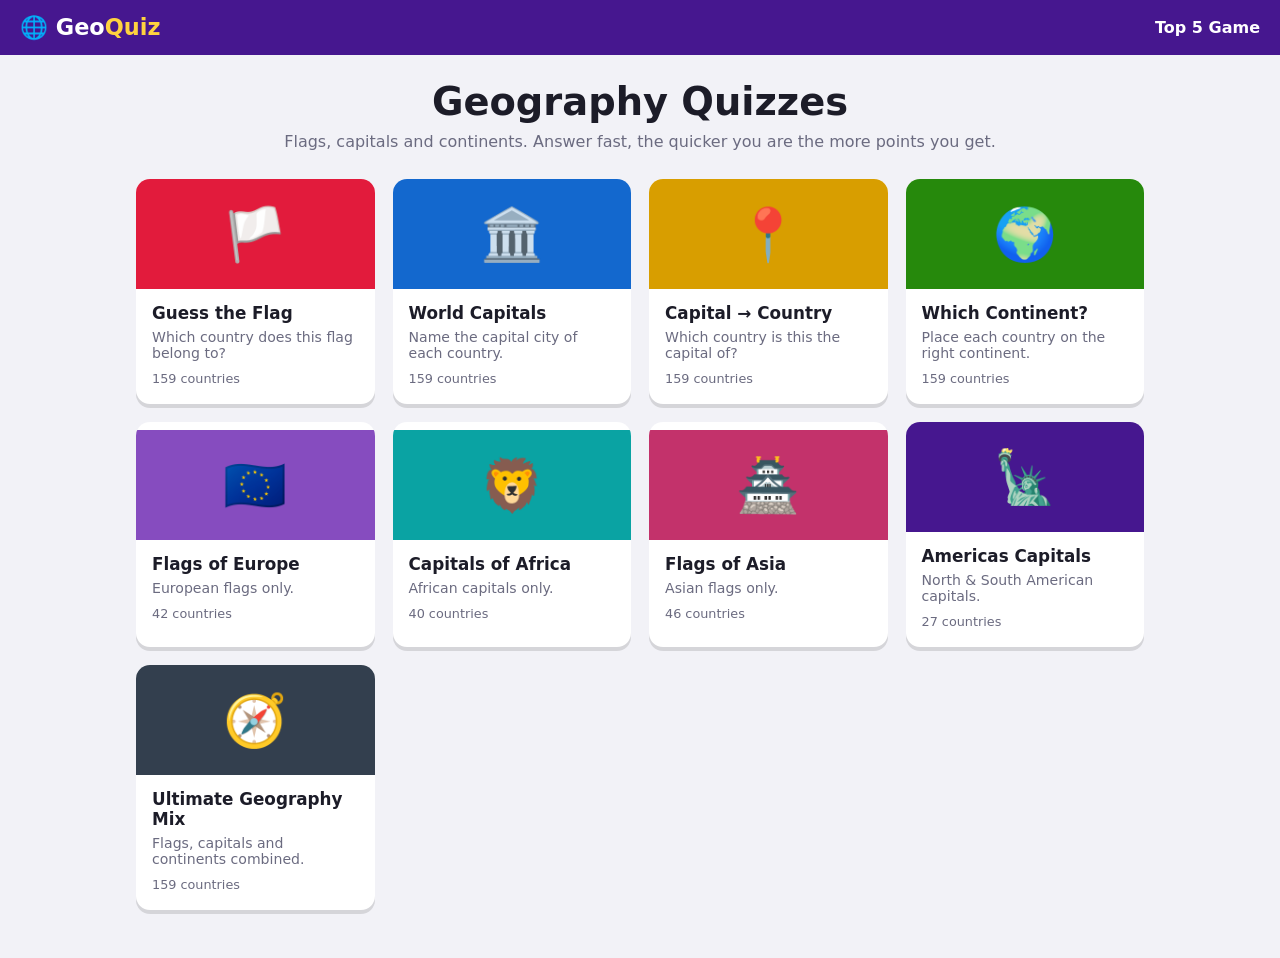
<file: geography/index.html>
<!DOCTYPE html>
<html lang="en">
<head>
<meta charset="utf-8">
<meta name="viewport" content="width=device-width, initial-scale=1">
<title>Geography Quizzes</title>
<link rel="stylesheet" href="styles.css">
</head>
<body>
<header class="topbar">
  <a href="#" class="logo" id="home-link">🌐 Geo<span>Quiz</span></a>
  <nav><a href="../">Top 5 Game</a></nav>
</header>

<main>
  <!-- Landing: category hero + quiz card grid -->
  <section id="screen-home" class="screen active">
    <div class="hero">
      <h1>Geography Quizzes</h1>
      <p>Flags, capitals and continents. Answer fast, the quicker you are the more points you get.</p>
    </div>
    <div class="grid" id="quiz-grid"></div>
  </section>

  <!-- Lobby: pick length before starting -->
  <section id="screen-lobby" class="screen">
    <div class="lobby card">
      <div class="lobby-emoji" id="lobby-emoji"></div>
      <h2 id="lobby-title"></h2>
      <p id="lobby-desc"></p>
      <p class="best" id="lobby-best"></p>
      <div class="length-picker" id="length-picker">
        <button data-len="10" class="chip active">10 questions</button>
        <button data-len="20" class="chip">20 questions</button>
        <button data-len="30" class="chip">30 questions</button>
      </div>
      <button class="btn-primary" id="start-btn">Start quiz</button>
      <button class="btn-link" id="back-btn">← All quizzes</button>
    </div>
  </section>

  <!-- Question -->
  <section id="screen-play" class="screen">
    <div class="play-head">
      <span id="q-counter"></span>
      <span id="q-streak" class="streak"></span>
      <span id="q-score" class="score"></span>
    </div>
    <div class="timer"><div class="timer-fill" id="timer-fill"></div></div>
    <div class="prompt card">
      <h2 id="q-text"></h2>
      <div id="q-media"></div>
    </div>
    <div class="answers" id="answers"></div>
    <div class="feedback" id="feedback"></div>
  </section>

  <!-- Results -->
  <section id="screen-results" class="screen">
    <div class="card results">
      <h2>Quiz complete!</h2>
      <div class="big-score" id="r-score"></div>
      <div class="stats" id="r-stats"></div>
      <div class="review" id="r-review"></div>
      <div class="row">
        <button class="btn-primary" id="again-btn">Play again</button>
        <button class="btn-secondary" id="home-btn">All quizzes</button>
      </div>
    </div>
  </section>
</main>

<script src="data.js"></script>
<script src="app.js"></script>
</body>
</html>
</file>
<file: geography/styles.css>
:root {
  --bg: #f2f2f7;
  --surface: #ffffff;
  --text: #1c1c28;
  --muted: #6b6b80;
  --brand: #46178f;
  --red: #e21b3c;
  --blue: #1368ce;
  --yellow: #d89e00;
  --green: #26890c;
  --ok: #26890c;
  --bad: #e21b3c;
  --radius: 14px;
  --shadow: 0 4px 0 rgba(0, 0, 0, .12);
}
@media (prefers-color-scheme: dark) {
  :root { --bg: #14141c; --surface: #22222e; --text: #f2f2f7; --muted: #a0a0b8; }
}
* { box-sizing: border-box; }
body {
  margin: 0;
  font-family: "Segoe UI", system-ui, -apple-system, sans-serif;
  background: var(--bg);
  color: var(--text);
}
.topbar {
  display: flex; justify-content: space-between; align-items: center;
  padding: 14px 20px; background: var(--brand); color: #fff;
}
.topbar a { color: #fff; text-decoration: none; font-weight: 600; }
.logo { font-size: 1.4rem; }
.logo span { color: #ffd23f; }
main { max-width: 1040px; margin: 0 auto; padding: 24px 16px 48px; }

.screen { display: none; }
.screen.active { display: block; animation: fade .25s ease; }
@keyframes fade { from { opacity: 0; transform: translateY(6px); } to { opacity: 1; transform: none; } }

.card { background: var(--surface); border-radius: var(--radius); box-shadow: var(--shadow); padding: 24px; }

/* Home */
.hero { text-align: center; margin-bottom: 28px; }
.hero h1 { font-size: 2.4rem; margin: 0 0 8px; }
.hero p { color: var(--muted); margin: 0; }
.grid { display: grid; grid-template-columns: repeat(auto-fill, minmax(220px, 1fr)); gap: 18px; }
.quiz-card {
  border: 0; cursor: pointer; text-align: left; padding: 0; overflow: hidden;
  background: var(--surface); color: var(--text); border-radius: var(--radius);
  box-shadow: var(--shadow); transition: transform .15s ease; font: inherit;
}
.quiz-card:hover, .quiz-card:focus-visible { transform: translateY(-4px); }
.quiz-card .cover { height: 110px; display: grid; place-items: center; font-size: 3.2rem; }
.quiz-card .body { padding: 14px 16px 18px; }
.quiz-card h3 { margin: 0 0 6px; font-size: 1.05rem; }
.quiz-card p { margin: 0; font-size: .88rem; color: var(--muted); }
.quiz-card .meta { margin-top: 10px; font-size: .8rem; color: var(--muted); }

/* Lobby */
.lobby { max-width: 480px; margin: 0 auto; text-align: center; }
.lobby-emoji { font-size: 4rem; }
.lobby h2 { margin: 8px 0; }
.lobby p { color: var(--muted); }
.best { font-weight: 600; color: var(--brand) !important; }
.length-picker { display: flex; gap: 8px; justify-content: center; flex-wrap: wrap; margin: 18px 0; }
.chip {
  border: 2px solid var(--brand); background: transparent; color: var(--text);
  padding: 8px 14px; border-radius: 999px; cursor: pointer; font: inherit;
}
.chip.active { background: var(--brand); color: #fff; }
.btn-primary, .btn-secondary {
  border: 0; border-radius: 10px; padding: 14px 28px; font: inherit; font-weight: 700;
  cursor: pointer; box-shadow: var(--shadow);
}
.btn-primary { background: var(--brand); color: #fff; width: 100%; }
.btn-secondary { background: var(--muted); color: #fff; }
.btn-link { background: none; border: 0; color: var(--muted); margin-top: 14px; cursor: pointer; font: inherit; }

/* Play */
.play-head { display: flex; justify-content: space-between; align-items: center; font-weight: 700; margin-bottom: 10px; }
.streak { color: #ff7a00; }
.score { background: var(--brand); color: #fff; padding: 4px 12px; border-radius: 999px; }
.timer { height: 10px; background: rgba(127, 127, 127, .25); border-radius: 999px; overflow: hidden; margin-bottom: 16px; }
.timer-fill { height: 100%; width: 100%; background: var(--brand); transition: width .1s linear; }
.timer-fill.low { background: var(--red); }
.prompt { text-align: center; margin-bottom: 18px; }
.prompt h2 { margin: 0 0 12px; font-size: 1.6rem; }
.flag {
  max-width: 320px; width: 70%; aspect-ratio: 3 / 2; object-fit: contain;
  border-radius: 6px; box-shadow: 0 2px 10px rgba(0, 0, 0, .2); background: #ddd;
}
.flag-emoji { font-size: 7rem; line-height: 1; }
.big-word { font-size: 2.2rem; font-weight: 800; color: var(--brand); }
.answers { display: grid; grid-template-columns: 1fr 1fr; gap: 12px; }
.answer {
  border: 0; border-radius: 10px; min-height: 84px; padding: 14px 16px; color: #fff;
  font: inherit; font-size: 1.1rem; font-weight: 700; text-align: left; cursor: pointer;
  display: flex; align-items: center; gap: 14px; box-shadow: var(--shadow);
  transition: opacity .2s ease, transform .1s ease;
}
.answer:active { transform: scale(.98); }
.answer .shape { font-size: 1.6rem; width: 1.6rem; text-align: center; }
.answer:nth-child(1) { background: var(--red); }
.answer:nth-child(2) { background: var(--blue); }
.answer:nth-child(3) { background: var(--yellow); }
.answer:nth-child(4) { background: var(--green); }
.answer.dim { opacity: .3; }
.answer.correct { outline: 4px solid #fff; box-shadow: 0 0 0 7px var(--ok); }
.answer:disabled { cursor: default; }
.feedback { text-align: center; font-size: 1.3rem; font-weight: 800; min-height: 2em; margin-top: 16px; }
.feedback.ok { color: var(--ok); }
.feedback.bad { color: var(--bad); }

/* Results */
.results { max-width: 640px; margin: 0 auto; text-align: center; }
.big-score { font-size: 3rem; font-weight: 800; color: var(--brand); }
.stats { display: flex; justify-content: center; gap: 24px; color: var(--muted); margin: 8px 0 20px; flex-wrap: wrap; }
.stats b { display: block; font-size: 1.4rem; color: var(--text); }
.review { text-align: left; max-height: 320px; overflow-y: auto; margin-bottom: 20px; }
.review-item { display: flex; justify-content: space-between; gap: 12px; padding: 8px 4px; border-bottom: 1px solid rgba(127, 127, 127, .2); font-size: .92rem; }
.review-item .mark { font-weight: 800; }
.row { display: flex; gap: 12px; }
.row .btn-primary { flex: 1; }

@media (max-width: 560px) {
  .answers { grid-template-columns: 1fr; }
  .answer { min-height: 60px; }
  .hero h1 { font-size: 1.8rem; }
}
</file>
